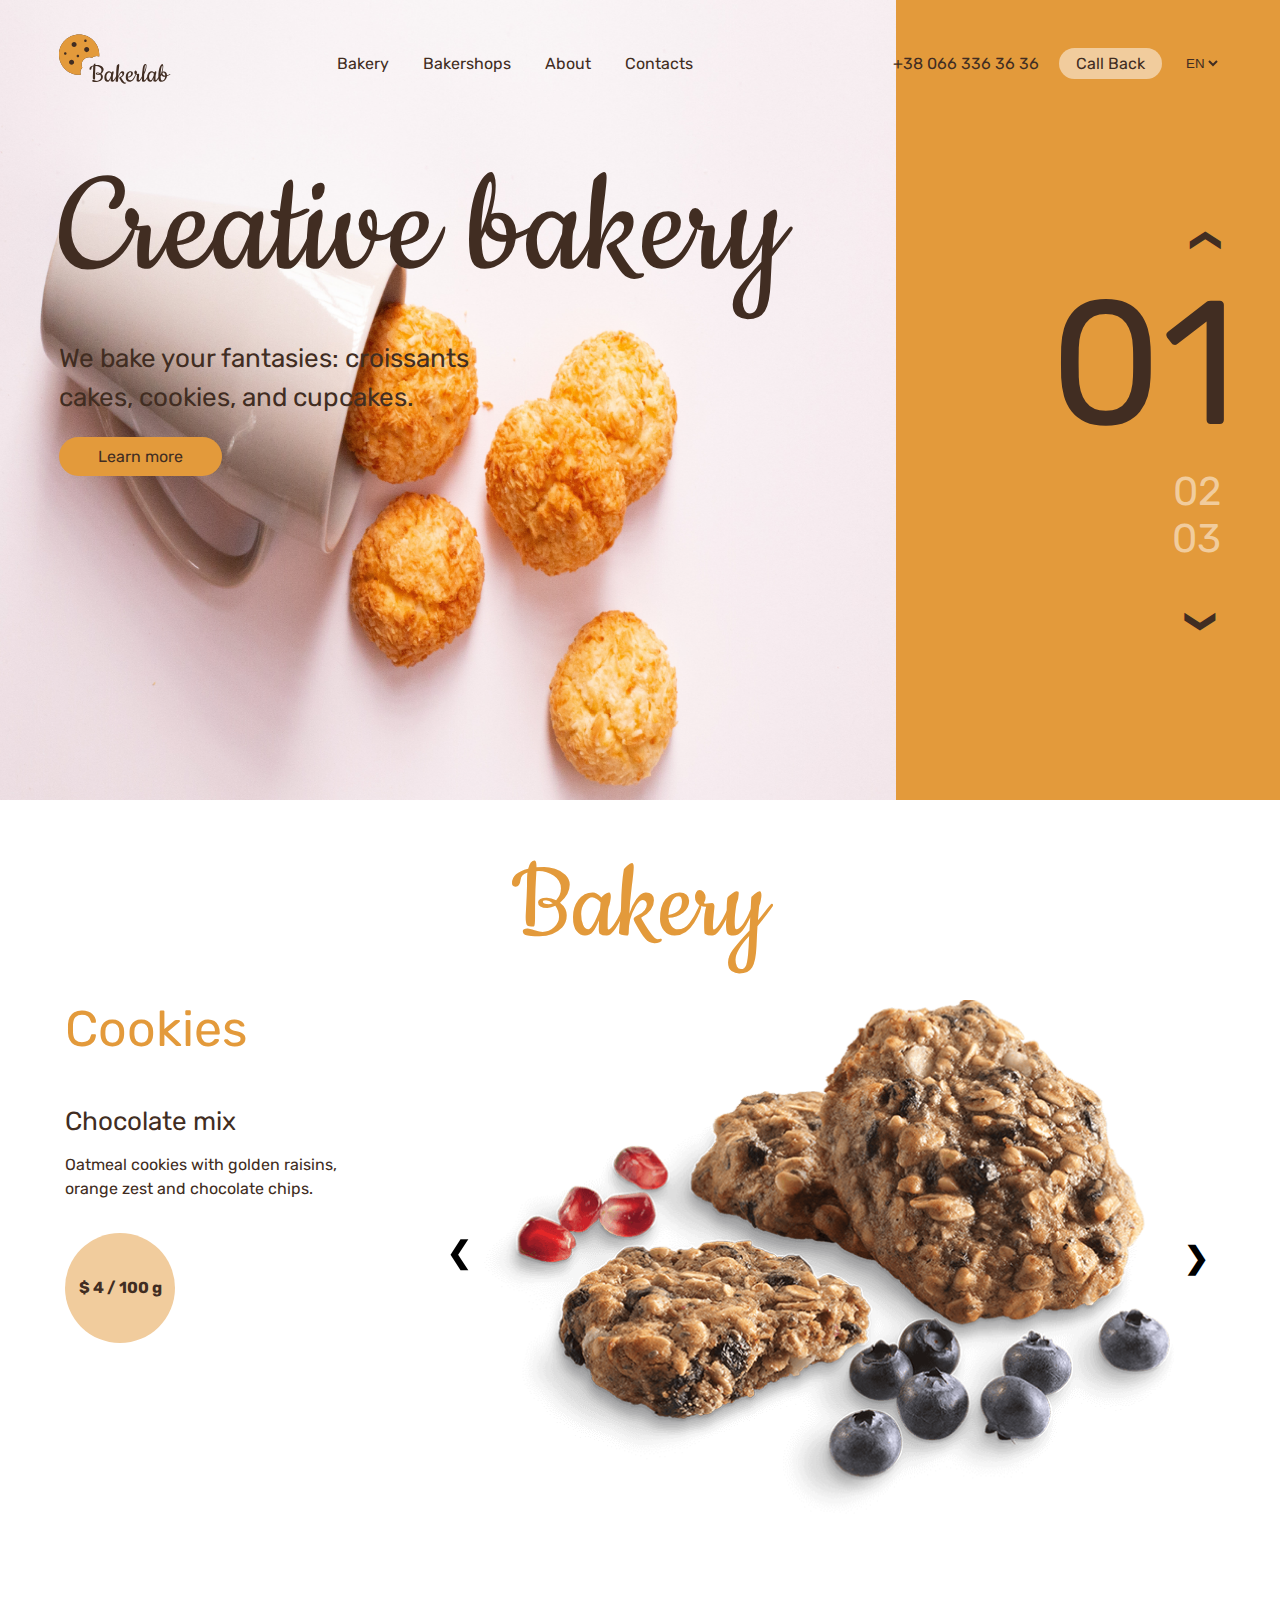
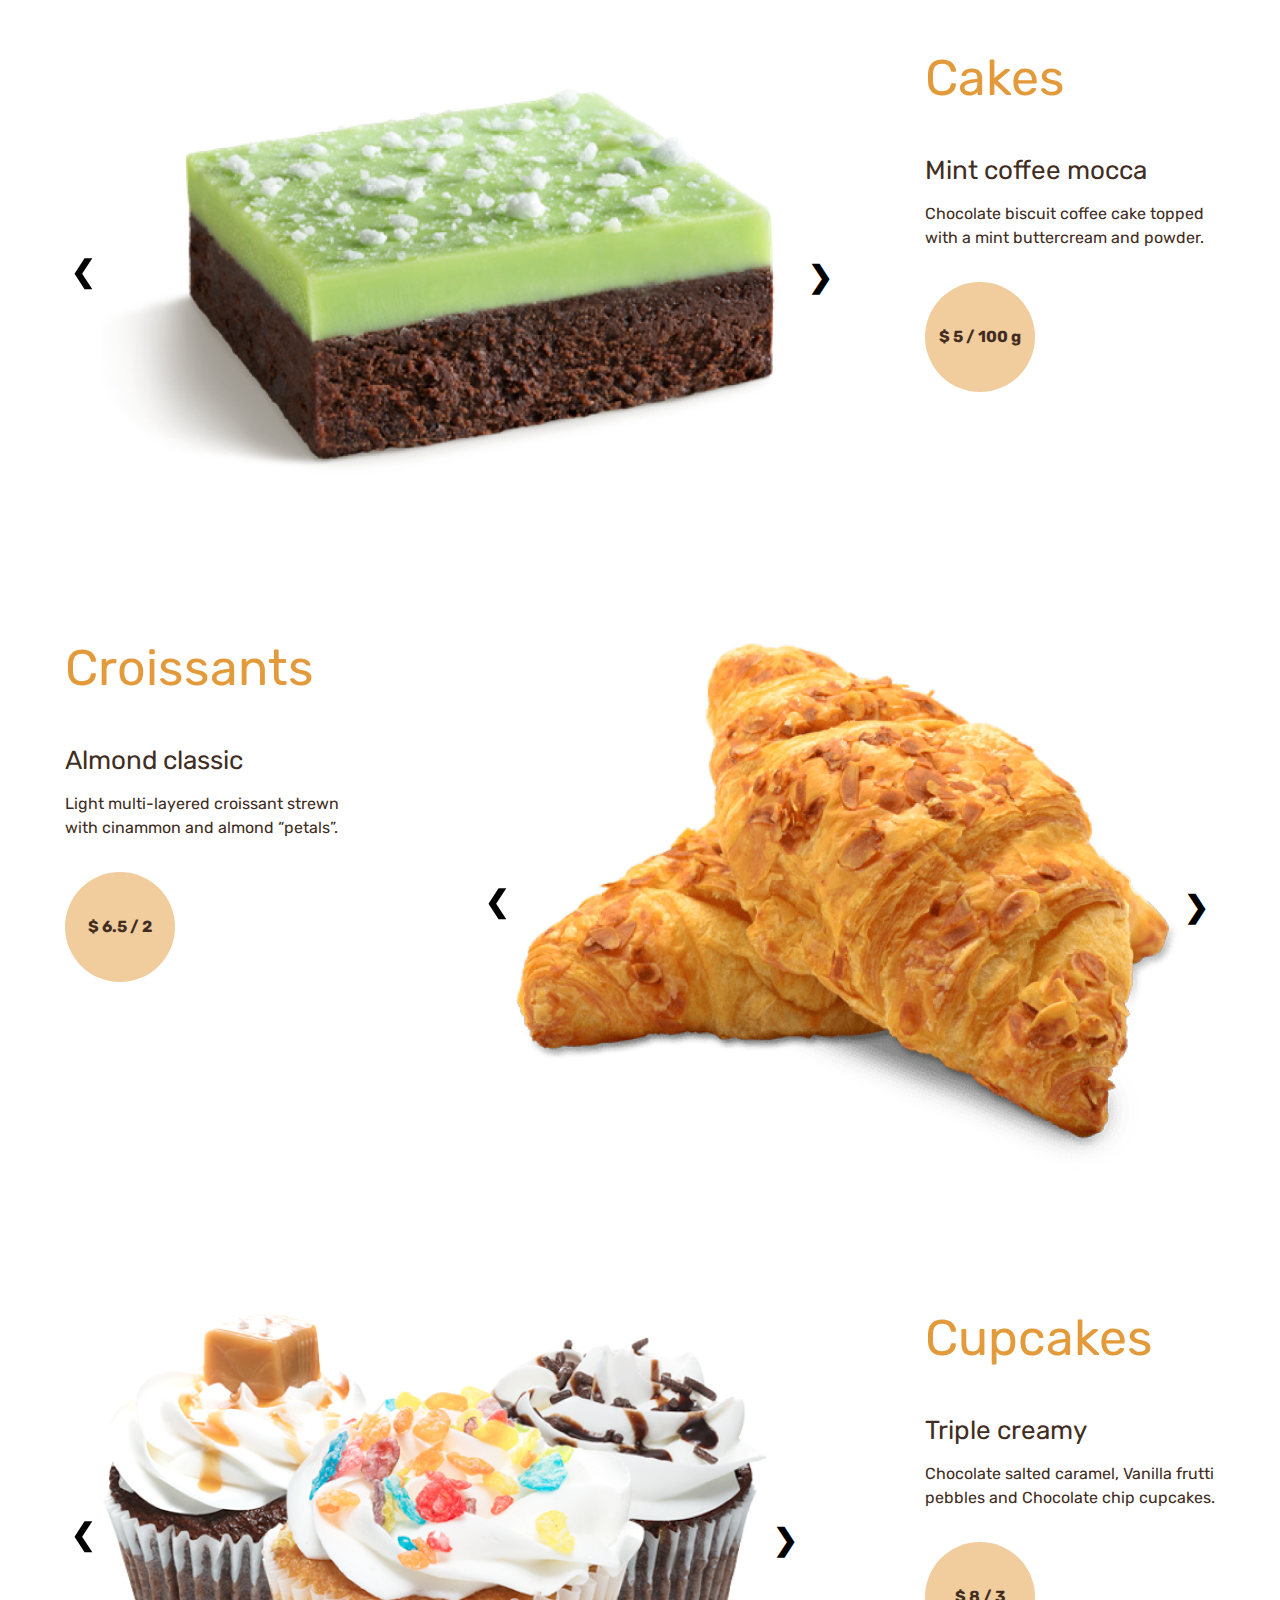
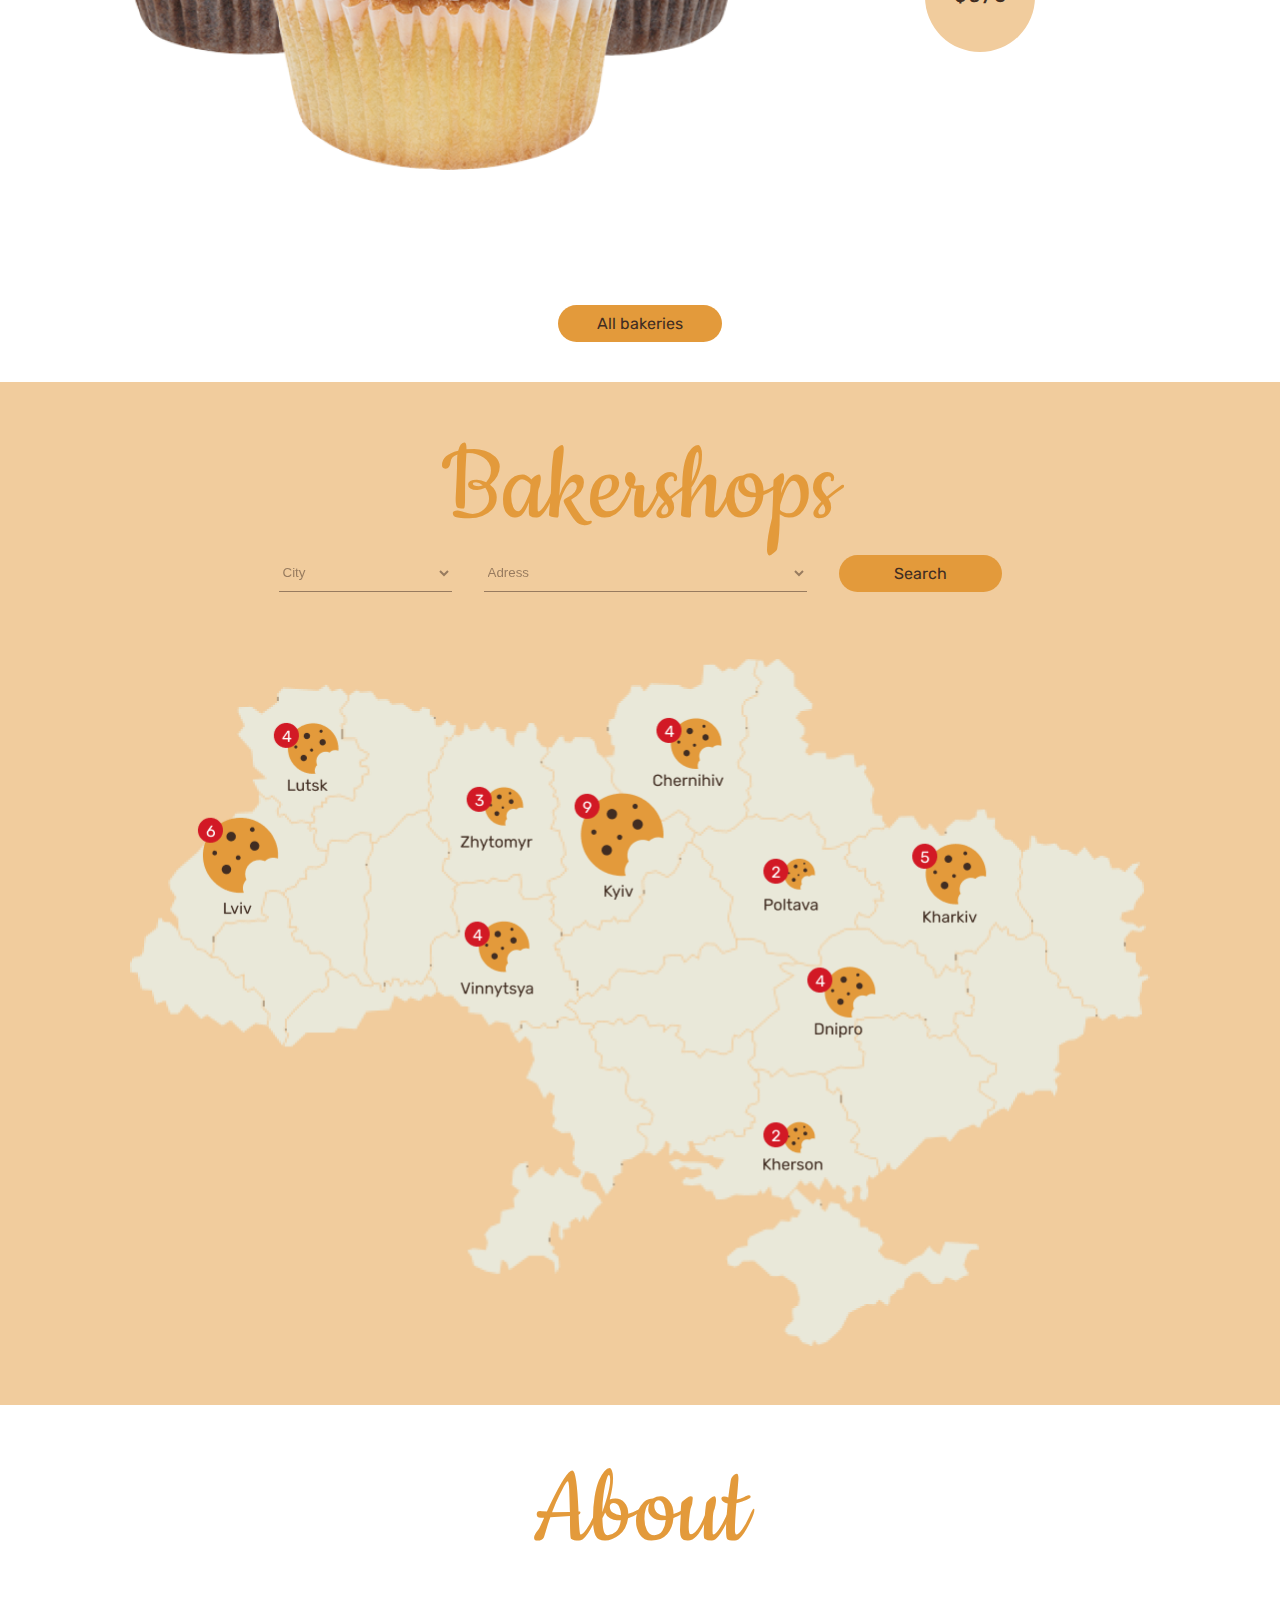
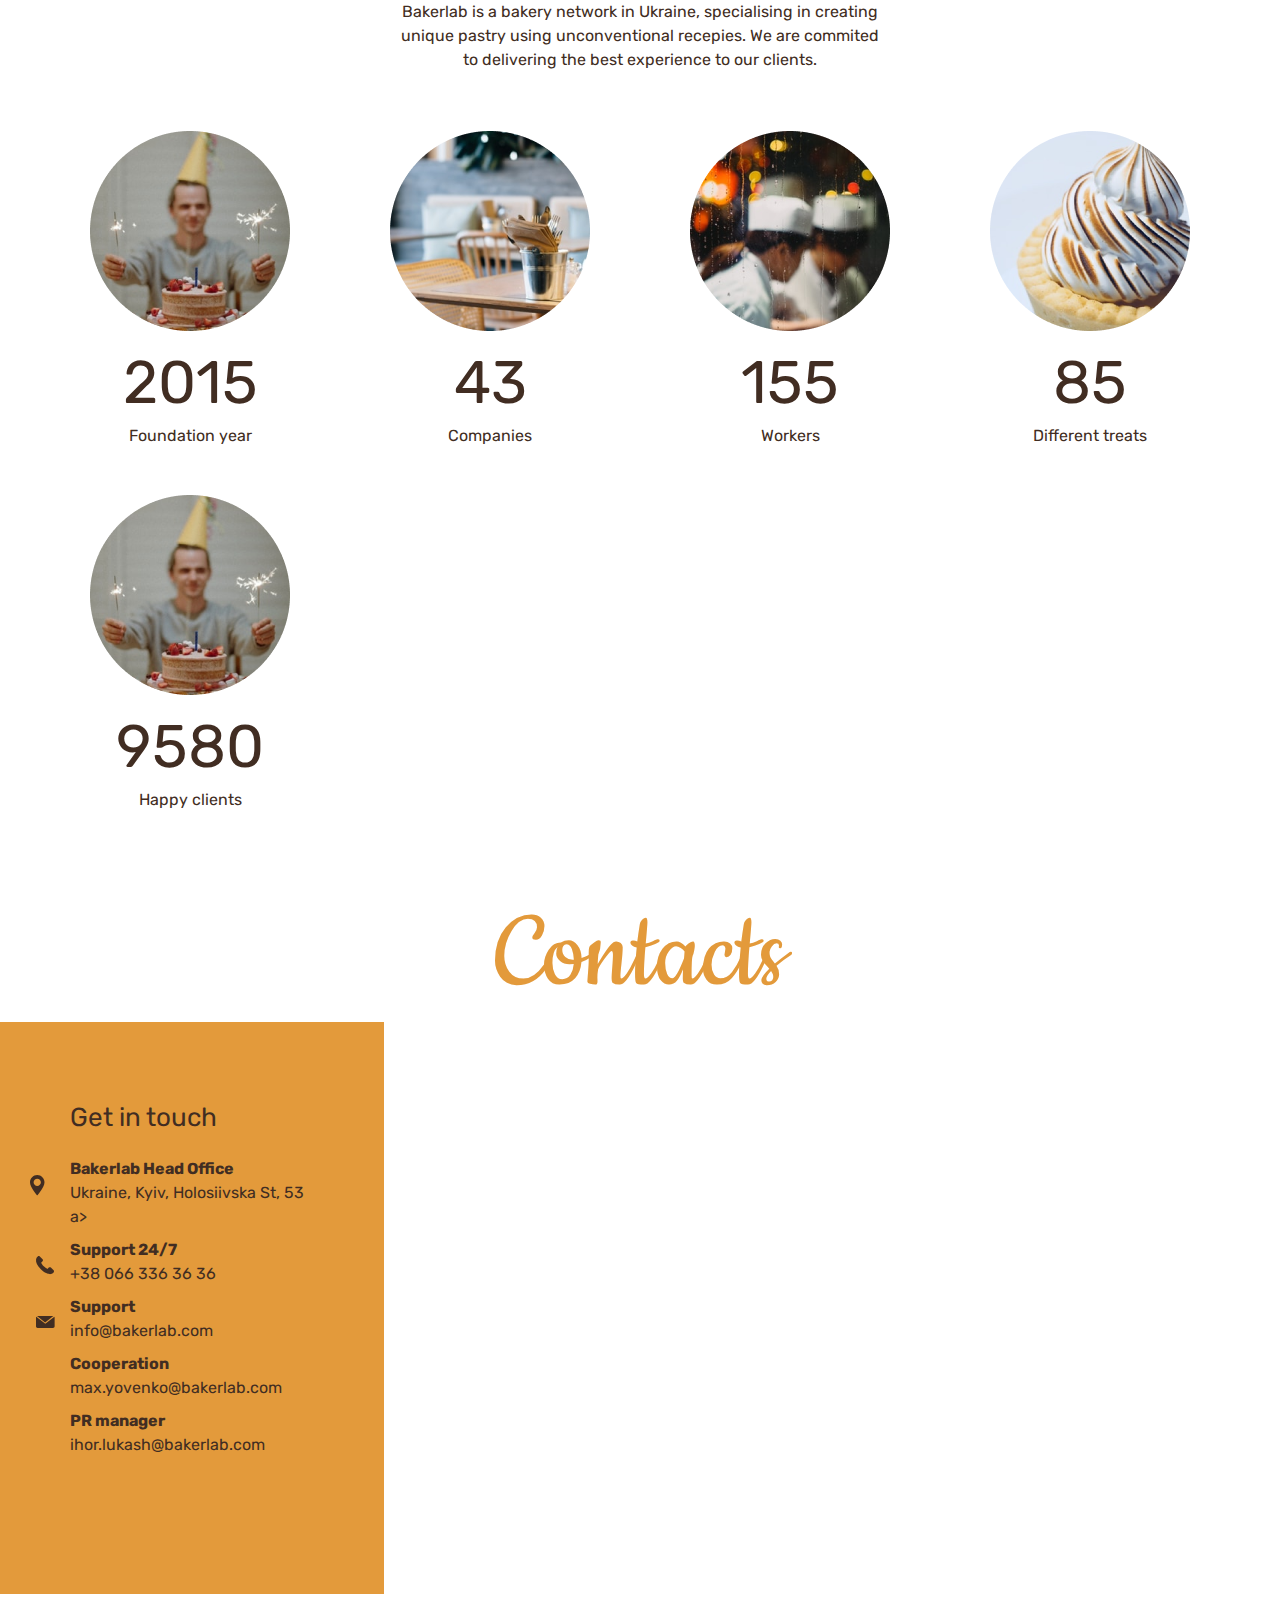
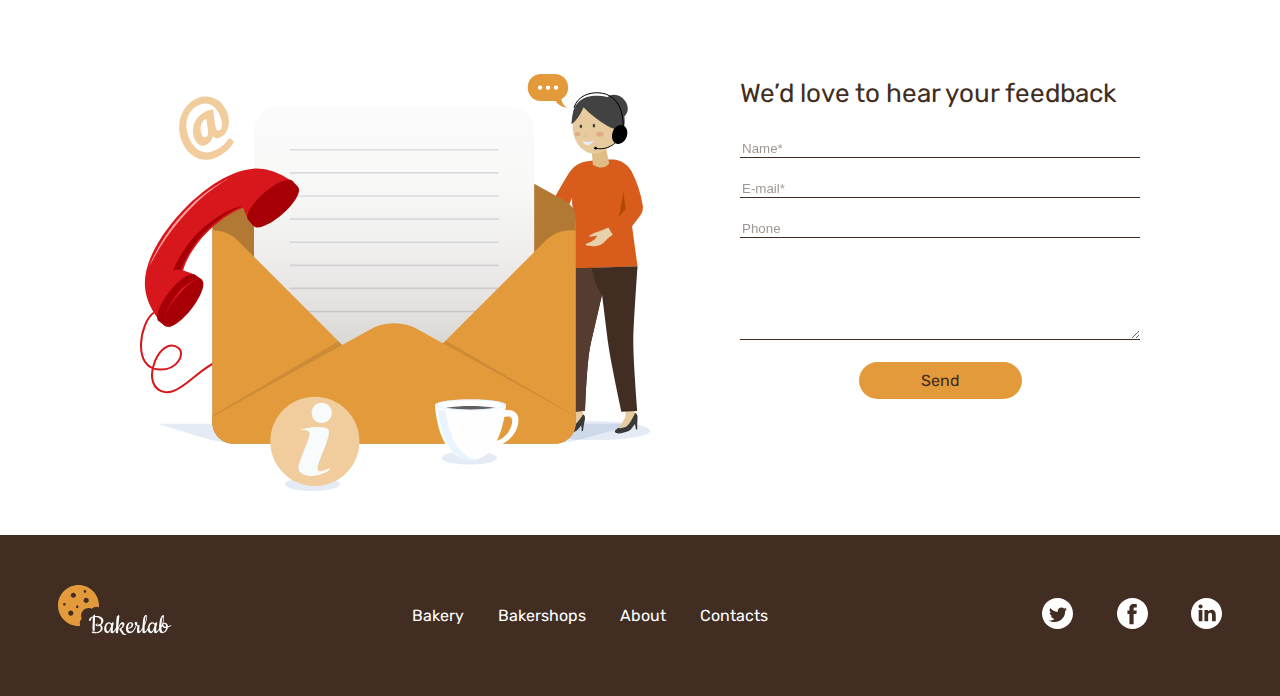
<file: index.html>
<!DOCTYPE html><html lang="en"><head><meta charset="UTF-8"><meta name="viewport" content="width=device-width, initial-scale=1.0"><title>Title</title><link rel="stylesheet" href="main.fb2f129a.css"><link rel="preconnect" href="https://fonts.gstatic.com"><link href="https://fonts.googleapis.com/css2?family=Cookie&family=Rubik:wght@300;400&display=swap" rel="stylesheet"><link rel="icon" href="logo.afb66d21.svg"></head><body> <header class="header"> <div class="header__menu menu"> <img class="header__logo logo" src="logo.afb66d21.svg" alt="logo"> <nav class="menu__nav nav"> <ul class="nav__list"> <li class="nav__item"> <a href="#bakery" class="nav__link"> Bakery </a> </li> <li class="nav__item"> <a href="#bakershops" class="nav__link"> Bakershops </a> </li> <li class="nav__item"> <a href="#about" class="nav__link"> About </a> </li> <li class="nav__item"> <a href="#contacts" class="nav__link"> Contacts </a> </li> </ul> </nav> <div class="menu__contacts"> <div class="menu__phone"> <a href="tel:+38 066 336 36 36" class="menu__phone-link"> +38 066 336 36 36 </a> </div>  <a href="tel:+38 066 336 36 36" class="menu__button button"> Call Back </a> <select class="menu__language" name="language" id="language"> <option value="En">EN</option> <option value="Ua">UA</option> </select> </div> </div> <div class="header__content"> <div class="header__info"> <h1 class="header__tittle"> Creative bakery </h1> <p class="header__text"> We bake your fantasies: croissants <br> cakes, cookies, and cupcakes. </p> <a class="header__button button" href="#about"> Learn more </a> </div> <div class="header__aside aside"> <button class="header__switch header__switch--top"> &#10095; </button> <div class="header__numbers header__numbers--active"> 01 </div> <div class="header__numbers"> 02 </div> <div class="header__numbers"> 03 </div> <button class="header__switch header__switch--bottom"> &#10095; </button> </div> </div> </header> <header class="mobile-header"> <div class="toggle mobile-header__toggle"> <div class="toggle__line"></div> </div> <div class="mobile-header__logo"> <img src="logo.afb66d21.svg" alt="logo"> </div> <h1 class="mobile-header__title"> Creative bakery </h1> <div class="mobile-header__text"> We bake your fantasies: croissants cakes, cookies, and cupcakes. </div> <a class="mobile-header__button button" href="#about"> Learn more </a> <div class="mobile-header__switch"> <div class="mobile-header__switcher mobile-header__switcher--left"> &#10095; </div> <div class="mobile-header__numbers"> <div class="mobile-header__number mobile-header__number--active"> 01 </div> <div class="mobile-header__number"> 02 </div> <div class="mobile-header__number"> 03 </div> </div> <div class="mobile-header__switcher mobile-header__switcher--rigth"> &#10095; </div> </div> <div class="mobile-header__burger burger"> <nav class="burger__nav"> <ul class="burger__nav-list"> <li class="burger__nav-item"> <a href="#bakery" class="burger__nav-link"> Bakery </a> </li> <li class="burger__nav-item"> <a href="#bakershops" class="burger__nav-link"> Backershops </a> </li> <li class="burger__nav-item"> <a href="#about" class="burger__nav-link"> About </a> </li> <li class="burger__nav-item"> <a href="#contacts" class="burger__nav-link"> Contacts </a> </li> </ul> <div class="burger__nav-call"> <a href="tel:+38 066 336 36 36" class="burger__nav-link"> +38 066 336 36 36 </a> </div> <div class="burger__nav-button button"> Call back </div> <div class="burger__nav-language"> <select name="language" class="burger__nav-select"> <option class="burger__nav-option" value="End"> ENG </option> <option class="burger__nav-option" value="End"> UA </option> </select> </div> </nav> </div> </header> <main class="main"> <section class="section section--white" id="bakery"> <h2 class="section__heading heading"> Bakery </h2> <div class="section__catalog catalog"> <div class="catalog__product product"> <div class="product__info"> <h3 class="product__title"> Cookies </h3> <div class="product__name"> Chocolate mix </div> <div class="product__description"> Oatmeal cookies with golden raisins, orange zest and chocolate chips. </div> <div class="product__price"> $ 4 / 100 g </div> </div> <div class="product__photo"> <button class="product__switch product__switch--left"> &#10095; </button> <div class="product__picture"> <img class="product__img" src="chocolate-mix.6d61f506.png" alt="Chocolate mix">  </div> <button class="product__switch product__switch--rigth"> &#10095; </button> </div> </div> <div class="catalog__product product"> <div class="product__photo product__photo--reverse"> <button class="product__switch product__switch--left"> &#10095; </button> <div class="product__picture"> <img class="product__img" src="cakes.5b62eb75.png" alt="Chocolate mix">  </div> <button class="product__switch product__switch--rigth"> &#10095; </button> </div> <div class="product__info"> <h3 class="product__title"> Cakes </h3> <div class="product__name"> Mint coffee mocca </div> <div class="product__description"> Chocolate biscuit coffee cake topped with a mint buttercream and powder. </div> <div class="product__price"> $ 5 / 100 g </div> </div> </div> <div class="catalog__product product"> <div class="product__info"> <h3 class="product__title"> Croissants </h3> <div class="product__name"> Almond classic </div> <div class="product__description"> Light multi-layered croissant strewn with cinammon and almond “petals”. </div> <div class="product__price"> $ 6.5 / 2 </div> </div> <div class="product__photo"> <button class="product__switch product__switch--left"> &#10095; </button> <div class="product__picture"> <img class="product__img" src="croissants.ddcad564.png" alt="Chocolate mix">  </div> <button class="product__switch product__switch--rigth"> &#10095; </button> </div> </div> <div class="catalog__product product"> <div class="product__photo product__photo--reverse"> <button class="product__switch product__switch--left"> &#10095; </button> <div class="product__picture"> <img class="product__img" src="cupcakes.fe7c35f3.png" alt="Chocolate mix">  </div> <button class="product__switch product__switch--rigth"> &#10095; </button> </div> <div class="product__info"> <h3 class="product__title"> Cupcakes </h3> <div class="product__name"> Triple creamy </div> <div class="product__description"> Chocolate salted caramel, Vanilla frutti pebbles and Chocolate chip cupcakes. </div> <div class="product__price"> $ 8 / 3 </div> </div> </div> <button class="catalog__button button"> All bakeries </button> </div> </section> <section class="section section--pink" id="bakershops"> <h2 class="section__heading heading"> Bakershops </h2> <div class="section__backershops backershops"> <form action="#" class="bakershops__form form" method="GET"> <select name="city" id="city" class="form__city"> <option value="City"> City </option> </select> <select name="adress" id="adress" class="form__adress"> <option value="City"> Adress </option> </select> <button class="form__button button" type="submit"> Search </button> </form> <div class="backershops__map"> <img class="backershops__map-img" src="mapp-shops.88a3e426.png" alt="Map"> </div> </div> </section> <section class="section section--white" id="about"> <h2 class="section__heading heading"> About </h2> <div class="section__about about"> <div class="about__description"> Bakerlab is a bakery network in Ukraine, specialising in creating unique pastry using unconventional recepies. We are commited to delivering the best experience to our clients. </div> <div class="about__content"> <div class="about__item"> <img src="foundation.8dcba9bd.png" alt="foundation" class="about__img"> <div class="about__value"> 2015 </div> <div class="about__text"> Foundation year </div> </div> <div class="about__item"> <img src="companies.d595df76.png" alt="companies" class="about__img"> <div class="about__value"> 43 </div> <div class="about__text"> Companies </div> </div> <div class="about__item"> <img src="workers.e87cc836.png" alt="workers" class="about__img"> <div class="about__value"> 155 </div> <div class="about__text"> Workers </div> </div> <div class="about__item"> <img src="threats.055b84e0.png" alt="treats" class="about__img"> <div class="about__value"> 85 </div> <div class="about__text"> Different treats </div> </div> <div class="about__item"> <img src="foundation.8dcba9bd.png" alt="clients" class="about__img"> <div class="about__value"> 9580 </div> <div class="about__text"> Happy clients </div> </div> </div> </div> </section> <section class="section section--contacts section--white" id="contacts"> <h2 class="section__heading heading"> Contacts </h2> <div class="contacts"> <div class="contacts__info"> <h3 class="contacts__title"> Get in touch </h3> <div class="contacts__item contacts__item--location"> <div class="contacts__item-title"> Bakerlab Head Office </div> <a href="https://bitly.su/b345Rxh9" class="contacts__item-value"> Ukraine, Kyiv, Holosiivska St, 53 </a>a> </div> <div class="contacts__item contacts__item--phone"> <div class="contacts__item-title"> Support 24/7 </div> <a href="tel:+380663363636" class="contacts__item-value"> +38 066 336 36 36 </a> </div> <div class="contacts__item contacts__item--mail"> <div class="contacts__item-title"> Support </div> <a href="mail:info@bakerlab.com" class="contacts__item-value"> info@bakerlab.com </a> </div> <div class="contacts__item"> <div class="contacts__item-title"> Cooperation </div> <a href="mail:max.yovenko@bakerlab.com" class="contacts__item-value"> max.yovenko@bakerlab.com </a> </div> <div class="contacts__item"> <div class="contacts__item-title"> PR manager </div> <div> <a href="mail:ihor.lukash@bakerlab.com" class="contacts__item-value"> ihor.lukash@bakerlab.com </a> </div> </div> </div> <div class="contacts__map"> <iframe class="contacts__google-map" src="https://cutt.ly/JkQo7F4" allowfullscreen aria-hidden="false" tabindex="0"> </iframe> </div> </div> </section> <section class="section section--white section--smaller"> <div class="feedback"> <div class="feedback__picture"> <img src="contact-us.fd799e89.svg" alt="contact-us" class="feedback__img"> </div> <form class="feedback__form" action="#"> <div class="feedback__form-title"> We’d love to hear your feedback </div> <input type="text" class="feedback__form-input" placeholder="Name*" name="name"> <input type="email" class="feedback__form-input" placeholder="E-mail*" name="email"> <input type="text" class="feedback__form-input" placeholder="Phone" name="phone"> <textarea type="textarea" class="feedback__form-input" placeholder="Massage" cols="30" rows="5">
            </textarea> <button class="feedback__form-button button"> Send </button> </form> </div> </section> </main> <footer class="footer"> <div class="footer__logo"> <img alt="logo" src="footer-logo.506f28af.svg" class="footer__img"> </div> <nav class="footer__nav"> <ul class="footer__nav-list"> <li class="footer__nav-item"> <a href="#bakery" class="footer__nav-link"> Bakery </a> </li> <li class="footer__nav-item"> <a href="#bakershops" class="footer__nav-link"> Bakershops </a> </li> <li class="footer__nav-item"> <a href="#about" class="footer__nav-link"> About </a> </li> <li class="footer__nav-item"> <a href="#contacts" class="footer__nav-link">Contacts</a> </li> </ul> </nav> <div class="footer__icons"> <div class="footer__icon"> <a href="#" class="footer__icon-twitter"> <img src="twitter.c397c69d.svg" alt="twitter-icon"> </a> </div> <div class="footer__icon"> <a href="#" class="footer__icon-facebook"> <img src="facebook.6713f5f3.svg" alt="facebook-icon"> </a> </div> <div class="footer__icon"> <a href="#" class="footer__icon-linkedin"> <img src="linkedin.552f5e0b.svg" alt="linkedin-icon"> </a> </div> </div> </footer> <script type="text/javascript" src="main.ad241128.js"></script> </body></html>
</file>
<file: main.fb2f129a.css>
h1{font-family:Roboto,sans-serif}@font-face{font-family:Roboto;src:url(Roboto-Regular-webfont.1b7be813.woff) format("woff");font-weight:400;font-style:normal}h1,html{font-weight:400}html{font-family:Rubik,sans-serif;font-size:16px;scroll-behavior:smooth}*{box-sizing:border-box}ol,ul{padding:0}blockquote,body,dd,dl,figcaption,figure,h1,h2,h3,h4,li,ol,p,ul{margin:0}a{text-decoration:none}input:-webkit-autofill,input:-webkit-autofill:focus,input:-webkit-autofill:hover,select:-webkit-autofill,select:-webkit-autofill:focus,select:-webkit-autofill:hover,textarea:-webkit-autofill,textarea:-webkit-autofill:focus,textarea:-webkit-autofill:hover{box-shadow:inset 0 0 0 1000px #fff}.button{font-family:Rubik,sans-serif;font-size:16px;text-align:center;background-color:#e39a3b;color:#412d22;border:1px solid transparent;border-radius:40px;outline:2px transparent;cursor:pointer;transition:background-color 1s}.button:hover{background-color:#fff;border:1px solid #e39a3b;outline:transparent}.mobile-header{padding:50px;width:100%;height:100%;background:url(header-back.c9d713a1.png) no-repeat}.mobile-header__toggle{position:absolute;top:20px;right:20px;z-index:-1}.mobile-header__burger{margin-left:50px;position:absolute;top:0;right:0}.mobile-header__logo{margin-bottom:97px}.mobile-header__title{font-family:Cookie,cursive;font-size:100px;line-height:80px;margin-bottom:29px}.mobile-header__text{max-width:270px;margin-bottom:20px}.mobile-header__button{margin-bottom:40px;padding:8px 37px}.mobile-header__button:hover{background-color:wheat;border:1px solid #e39a3b}.mobile-header__switch{display:flex;justify-content:center;align-items:center}.mobile-header__switcher{font-size:26px}.mobile-header__switcher:hover{color:#f1cc9d}.mobile-header__switcher--left{transform:rotate(-180deg)}.mobile-header__numbers{display:flex;align-items:center}.mobile-header__number{margin:0 20px;color:#e39a3b}.mobile-header__number--active{font-size:40px;color:#412d22}@media screen and (min-width:999px){.mobile-header{display:none}}@media screen and (max-width:600px){.mobile-header{padding:16px}}.header{width:100%;height:800px;padding:34px 59px 0;background:url(header-back.c9d713a1.png),#e39a3b;background-repeat:no-repeat,no-repeat;background-size:70% 100%,30% 100%}.header__content{display:flex;justify-content:space-between}.header__info{margin-top:50px}.header__tittle{font-size:10rem;font-family:Cookie,cursive;color:#412d22}.header__text{margin-top:20px;font-size:26px;line-height:39px;color:#412d22}.header__button{display:inline-block;margin-top:20px;padding:8px 37px;border:2px solid transparent}.header__button:hover{background-color:wheat;border:2px solid #e39a3b}.header__aside{margin-top:130px;text-align:end}.header__numbers{font-size:40px;color:#f1cc9d}.header__numbers--active{position:relative;right:-16px;font-size:176px;color:#412d22}.header__switch{font-size:30px;font-weight:700;outline:0;border-width:0;cursor:pointer;color:#412d22;background-color:transparent}.header__switch--top{transform:rotate(-90deg)}.header__switch--top:hover{color:#f1cc9d}.header__switch--bottom{margin-top:41px;transform:rotate(90deg)}.header__switch--bottom:hover{color:#f1cc9d}@media screen and (max-width:999px){.header{display:none}}.toggle{width:40px;height:40px}.toggle__line{top:50%;left:50%;transform:translate(-50%);position:absolute}.toggle__line,.toggle__line:after,.toggle__line:before{width:40px;height:5px;background-color:#412d22;border-radius:2px}.toggle__line:after,.toggle__line:before{content:"";display:block}.toggle__line:before{transform:translateY(-15px)}.toggle__line:after{transform:translateY(10px)}.toggle--active .toggle__line{height:0}.toggle--active .toggle__line:before{transform:rotate(45deg) translatey(3px)}.toggle--active .toggle__line:after{transform:rotate(-45deg) translateY(-3px)}@media screen and (max-width:999px){.toggle{z-index:2}}.burger{width:40%;min-width:250px;height:100vh;background-color:#e39a3b;display:none}.burger--active{display:block}.burger__nav{padding:85px 0 20px 30px}.burger__nav-list{list-style:none;margin-bottom:117px}.burger__nav-item{margin-bottom:30px}.burger__nav-link{color:#412d22}.burger__nav-link:hover{color:#f1cc9d}.burger__nav-call{margin-bottom:30px}.burger__nav-button{width:100px;background-color:#f1cc9d;padding:5px 0;margin-bottom:30px}.burger__nav-button:hover{background-color:#fff;border:1px solid #f1cc9d}.burger__nav-select{background-color:transparent;border-width:0;outline:transparent;margin-bottom:35px}.burger__nav-option{background-color:#f1cc9d;color:#412d22}@media screen and (min-width:999px){.burger{display:none}}@media screen and (max-height:550px){.burger__nav-list{margin-bottom:30px}.burger__nav-button,.burger__nav-call,.burger__nav-item{margin-bottom:10px}}.logo{width:112px;height:58px}.nav__list{display:flex;list-style:none}.nav__item{margin-right:34px}.nav__item :last-child{margin-right:0}.nav__link{text-decoration:none;color:#412d22}.nav__link:hover{color:#e39a3b}.menu{justify-content:space-between;color:#412d22}.menu,.menu__contacts{display:flex;align-items:center}.menu__phone-link{color:#412d22}.menu__button{font-family:Rubik,sans-serif;font-size:16px;margin:0 20px;color:#412d22;padding:5px 16px;background-color:#f1cc9d;border-radius:40px;border:1px solid transparent;outline:2px transparent;cursor:pointer;transition:background-color 1s}.menu__button:hover{background-color:#fff;border:1px solid #f1cc9d}.menu__language{background-color:transparent;border-width:0;color:#412d22}.menu__language>option{background-color:#e39a3b}.menu__language>option:hover{color:#e39a3b}.section{padding:40px 65px}.section--pink{background:#f1cc9d}.section--white{background-color:#fff}.section--smaller{padding:80px calc(50% - 500px) 40px}.section--contacts{padding:40px 0 0}.section__heading{font-family:Cookie,cursive;font-size:120px;line-height:133px;font-weight:400;width:max-content;margin:0 auto;color:#e39a3b}.section__catalog{margin-top:27px}@media screen and (min-width:1439px){.section{padding:40px calc(50% - 660px) 80px}.section--contacts{padding-left:0;padding-right:0}}@media screen and (max-width:999px){.section{padding:40px 25px}.section__heading{font-size:90px;line-height:90px}}@media screen and (max-width:550px){.section{padding:20px 0}.section__heading{font-size:60px;line-height:66px}.section__catalog{margin-top:0}}.product{display:flex;justify-content:space-between;color:#412d22}.product__title{font-size:50px;line-height:59px;color:#e39a3b;font-weight:inherit;margin-bottom:43px}.product__name{font-size:26px;line-height:39px;margin-bottom:12px}.product__description{max-width:290px;line-height:1.5rem;margin-bottom:32px}.product__price{font-weight:700;line-height:24px;text-align:center;width:110px;height:110px;padding:43px 12px;background:#f1cc9d;border-radius:50%}.product__photo{max-width:870px;display:flex;justify-content:space-between;align-items:center}.product__picture{max-width:700px}.product__img{display:block;max-width:100%;object-fit:cover}.product__switch{font-size:30px;font-weight:700;background-color:transparent;outline:transparent;border-width:0;cursor:pointer}.product__switch:hover{color:#f1cc9d}.product__switch--left{transform:rotate(180deg)}@media screen and (max-width:999px){.product{flex-direction:column;align-items:center}.product__title{font-size:45px}.product__photo--reverse{order:2}}@media screen and (max-width:550px){.product__title{font-size:35px;margin-bottom:15px}.product__switch{font-size:20px;padding:0 10px}}.catalog__product{margin-bottom:135px}.catalog__button{display:block;width:max-content;margin:24px auto 0;padding:8px 38px}@media screen and (max-width:550px){.catalog__product{margin-bottom:40px}}.backershops__map{margin:67px auto 15px;max-width:1020px}.backershops__map-img{max-width:100%;object-fit:contain}.form{display:flex;justify-content:center}.form__adress,.form__city{width:173px;color:#412d22;opacity:.5;background-color:transparent;border-width:0;outline:transparent;border-bottom:1px solid #412d22}.form__adress{width:323px;margin:0 32px}.form__button{display:block;width:max-content;padding:8px 54px}@media screen and (max-width:999px){.form{flex-direction:column;align-items:center}.form__adress,.form__city{width:320px}.form__adress{margin:32px 0}}.about{text-align:center;color:#412d22}.about__content{display:grid;grid-template-columns:repeat(auto-fill,minmax(200px,auto));gap:50px}.about__description{max-width:480px;margin:22px auto 59px;line-height:24px}.about__img{margin-bottom:12px}.about__value{font-weight:300px;font-size:60px;margin-bottom:8px}.contacts{display:flex;color:#412d22}.contacts__info{width:30%;padding:40px 70px 128px;background-color:#e39a3b}.contacts__title{font-weight:400;font-family:inherit;font-size:26px;margin:40px 0 24px}.contacts__item{line-height:24px;margin-bottom:9px;position:relative}.contacts__item--location:before{position:absolute;left:-40px;top:25%;content:url(location.3c4c1887.svg)}.contacts__item--phone:before{position:absolute;left:-40px;top:25%;content:url(ph.b5e8991c.svg)}.contacts__item--mail:before{position:absolute;left:-40px;top:25%;content:url(mail.3999f47c.svg)}.contacts__item-title{font-weight:700}.contacts__item-value{color:#412d22}.contacts__map{width:70%}.contacts__google-map{border-width:0;height:100%;width:100%}@media screen and (max-width:999px){.contacts{flex-direction:column;align-items:center}.contacts__info{width:100%}.contacts__map{height:504px;width:100%}}.feedback{display:flex;justify-content:space-between}.feedback__form{width:400px;display:flex;flex-direction:column}.feedback__form-title{font-size:26px;line-height:39px;margin-bottom:27px}.feedback__form-input{margin-bottom:22px;border:0;border-bottom:1px solid #412d22;color:#412d22}.feedback__form-input::placeholder{color:#412d22;opacity:.5}.feedback__form-button{width:max-content;padding:8px 61px;margin:0 auto}@media screen and (max-width:999px){.feedback{flex-direction:column;align-items:center}.feedback__form{text-align:center;order:-1;margin-bottom:55px}.feedback__img{max-width:100%;object-fit:cover}}@media screen and (max-width:550px){.feedback__form{align-items:center;width:280px}.feedback__form-input,.feedback__form-title{width:280px}}.footer{background-color:#412d22;padding:50px 58px;display:flex;align-items:center;justify-content:space-between}.footer,.footer__nav-link{color:#fff}.footer__nav-link:hover{color:#e39a3b}.footer__nav-list{display:flex;list-style:none}.footer__nav-item{margin-right:34px}.footer__icons{display:flex;width:180px;justify-content:space-between}@media screen and (max-width:850px){.footer{align-items:flex-start}.footer,.footer__nav-list{flex-direction:column}.footer__nav-item{margin:20px 0}.footer__icons{margin-top:40px}}body{background:#eee;color:#412d22}
/*# sourceMappingURL=main.fb2f129a.css.map */
</file>
